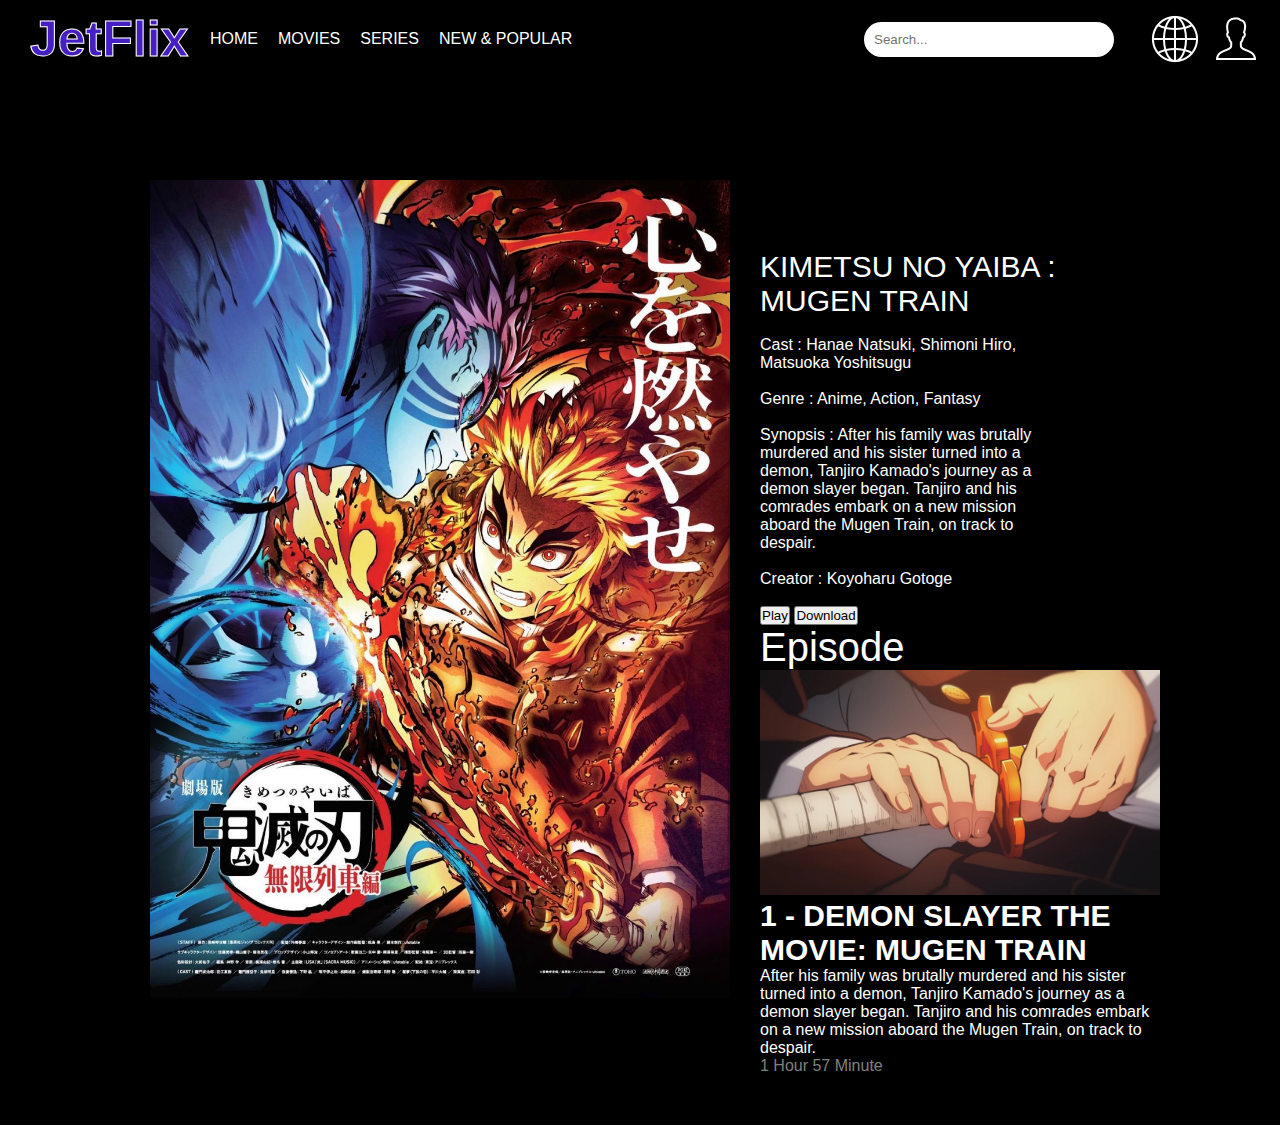
<file: detail/detail.html>
<!DOCTYPE html>
<html lang="en">
<head>
    <meta charset="UTF-8">
    <meta name="viewport" content="width=device-width, initial-scale=1.0">
    <title>JetFlix</title>
    <link rel="stylesheet" href="./detail.css">
</head>
<body>
    <header>
        <nav>
            <a href="/movie/movie.html" class="logo">
                <div >
                    JetFlix
                </div>
            </a>
            
            <div class="menu">
                <ul>
                    <li><a href="#">HOME</a></li>
                    <li><a href="#">MOVIES</a></li>
                    <li><a href="#">SERIES</a></li>
                    <li><a href="/new&pop/new&pop.html">NEW & POPULAR</a></li>
                </ul>
            </div>
            <div class="search-icon">
                <input type="text" class="search-bar" placeholder="Search...">
                <img src="/Asset/icons8-search-26.png" alt="search" class="search-icon">
            </div>
            <div class="header-icon">
                <img src="/Asset/icons8-globe-50.png" alt="lang" class="lang">
                <img src="/Asset/icons8-user-50.png" alt="user" class="user">
            </div>
        </nav>
    </header>
    

    <div class="best-container">
        <div class="best-movie">
            <div class="best-movie-poster">
                <img src="/Asset/knypost.jpg" alt="kny">
            </div>

            <div class="video-content">
                <div class="best-title">
                    KIMETSU NO YAIBA : MUGEN TRAIN
                </div>

                <br>
    
                <div class="description">
                
                   <p>Cast                 :  Hanae Natsuki, Shimoni Hiro, Matsuoka Yoshitsugu </p>
                   <br>
                   <p>Genre             :  Anime, Action, Fantasy</p><br>

                   <p>Synopsis      :  After his family was brutally murdered and his sister
                    turned into a demon, Tanjiro Kamado's journey as a demon
                    slayer began. Tanjiro and his comrades embark on a new 
                    mission aboard the Mugen Train, on track to despair.</p>
                    <br>
                    <p>Creator         :  Koyoharu Gotoge</p>
                    <br>
                </div>

                <button>
                    Play
                </button>
    
                <button>
                    Download
                </button>

                <div class="episode-title">
                    <p>Episode</p>
                </div>
                <div class="screenshot">
                    <img src="/Asset/detailimg.jpg" alt="ss">
                </div>
                <p class="title-1">1 - DEMON SLAYER THE MOVIE: MUGEN TRAIN</p>
                <p> After his family was brutally murdered and his sister
                    turned into a demon, Tanjiro Kamado's journey as a demon
                    slayer began. Tanjiro and his comrades embark on a new 
                    mission aboard the Mugen Train, on track to despair.</p>

                    <p class="duration">1 Hour 57 Minute</p>
            </div>


           
            
        </div>   
    </div>

</body>
</html>
</file>
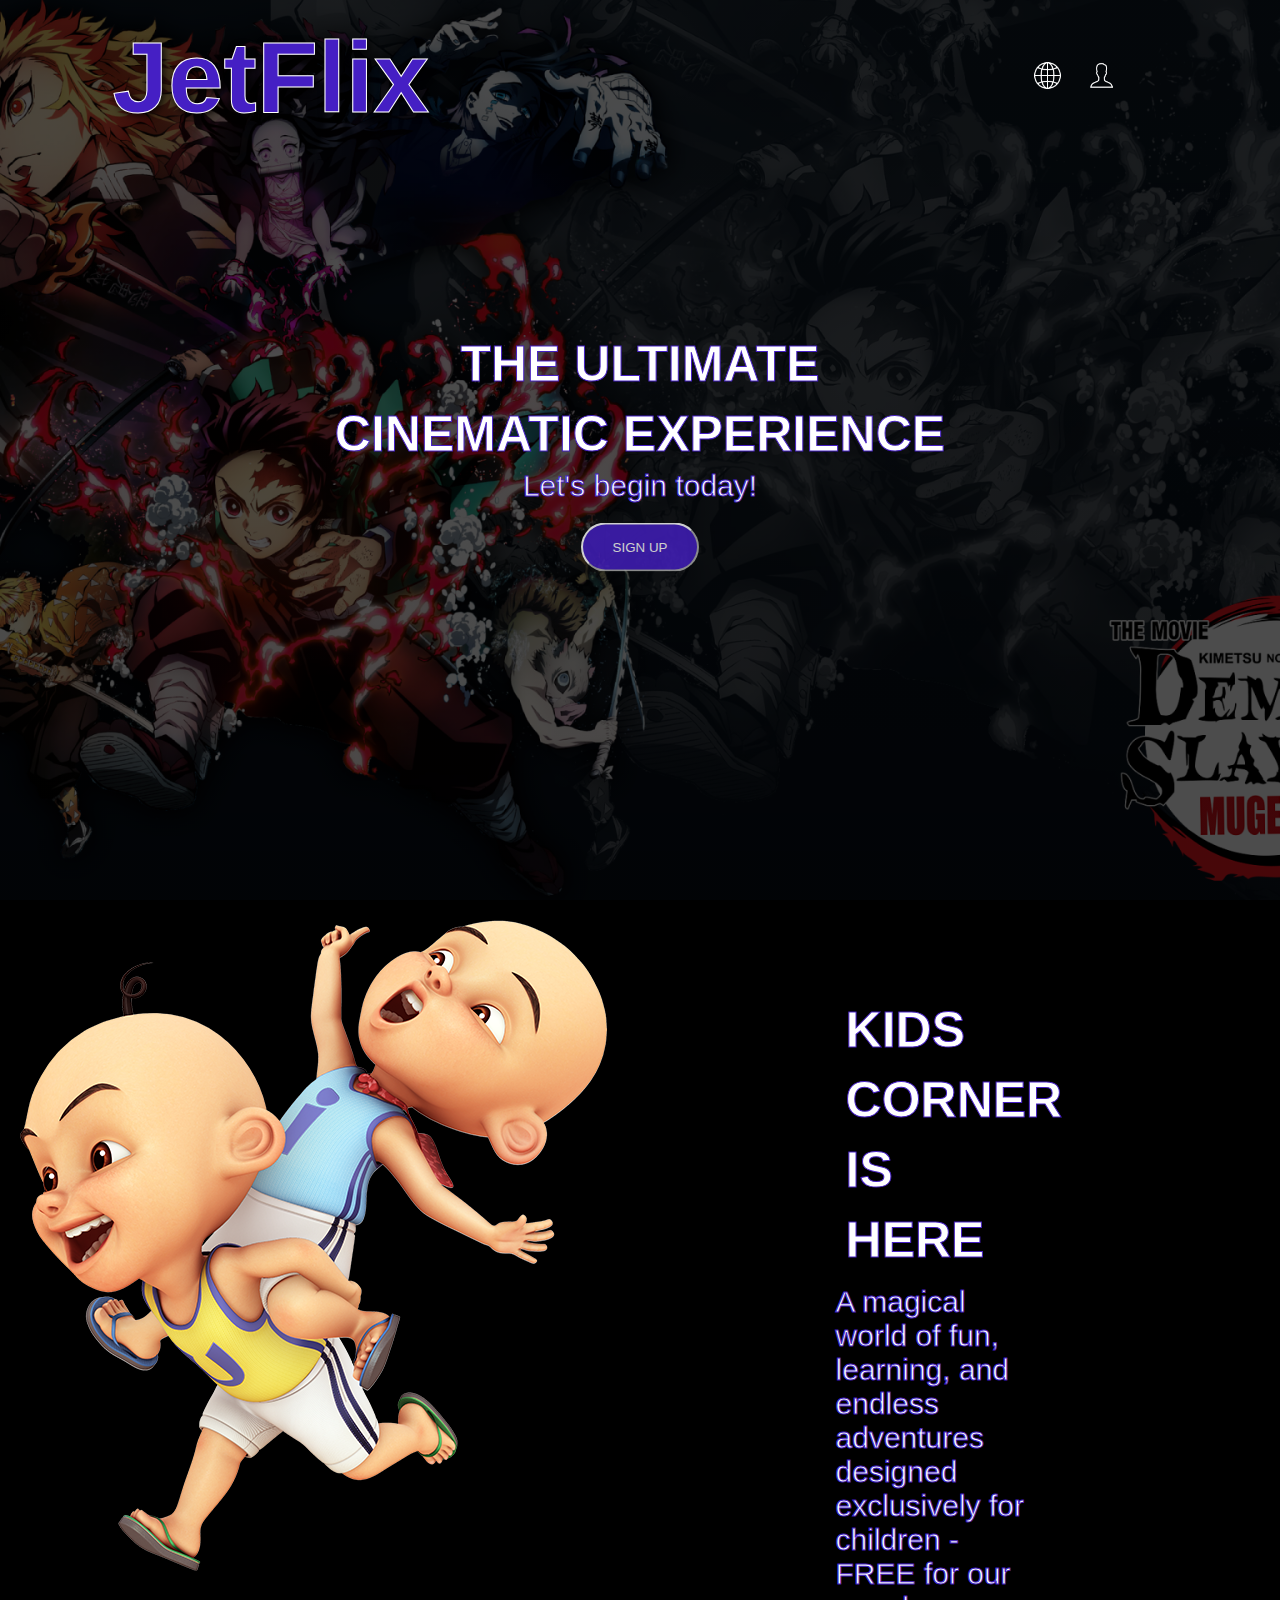
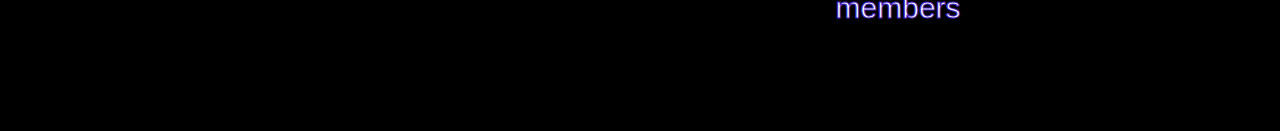
<file: Home/home.html>
<!DOCTYPE html>
<html lang="en">
<head>
    <meta charset="UTF-8">
    <meta name="viewport" content="width=, initial-scale=1.0">
    <title>JetFlix</title>
    <link rel="stylesheet" href="./home.css">
</head>

<body>
    <div class="header">
       <nav>
        <div class="logo-container">
            <div class="logo">
                JetFlix
            </div>
        </div>
       
        <div class="header-icon">
            <img src="/Asset/icons8-globe-50.png" alt="lang" class="lang">
            
            <a href="/movie/movie.html"> 
                <img src="/Asset/icons8-user-50.png" alt="user"class="user">
            </a>
        </div>
       </nav> 

       <div class="header-content">
        <div class="title">
            <h1>THE ULTIMATE CINEMATIC EXPERIENCE</h1>
            <H3>Let's begin today!</H3>
        </div>
        <a href="/register/register.html">
            <button class="sign-in" >SIGN UP</button>
        </a>
       
            
        
       </div>
    </div>
    <div class="kids">
        <div>
            
        </div>
        <div class="upin-pict">
            <img src="/Asset/upin.png" alt="upin">
        </div>
        <div >
            <div>
                <div class="upin-desc">
                    <h1>KIDS CORNER IS HERE</h1>
                    <h3> A magical world of fun, learning, 
                        and endless adventures designed 
                        exclusively for children - FREE for 
                        our members
                    </h3>
                </div>
            </div>     
        </div>
    </div>
</body>
</html>
</file>
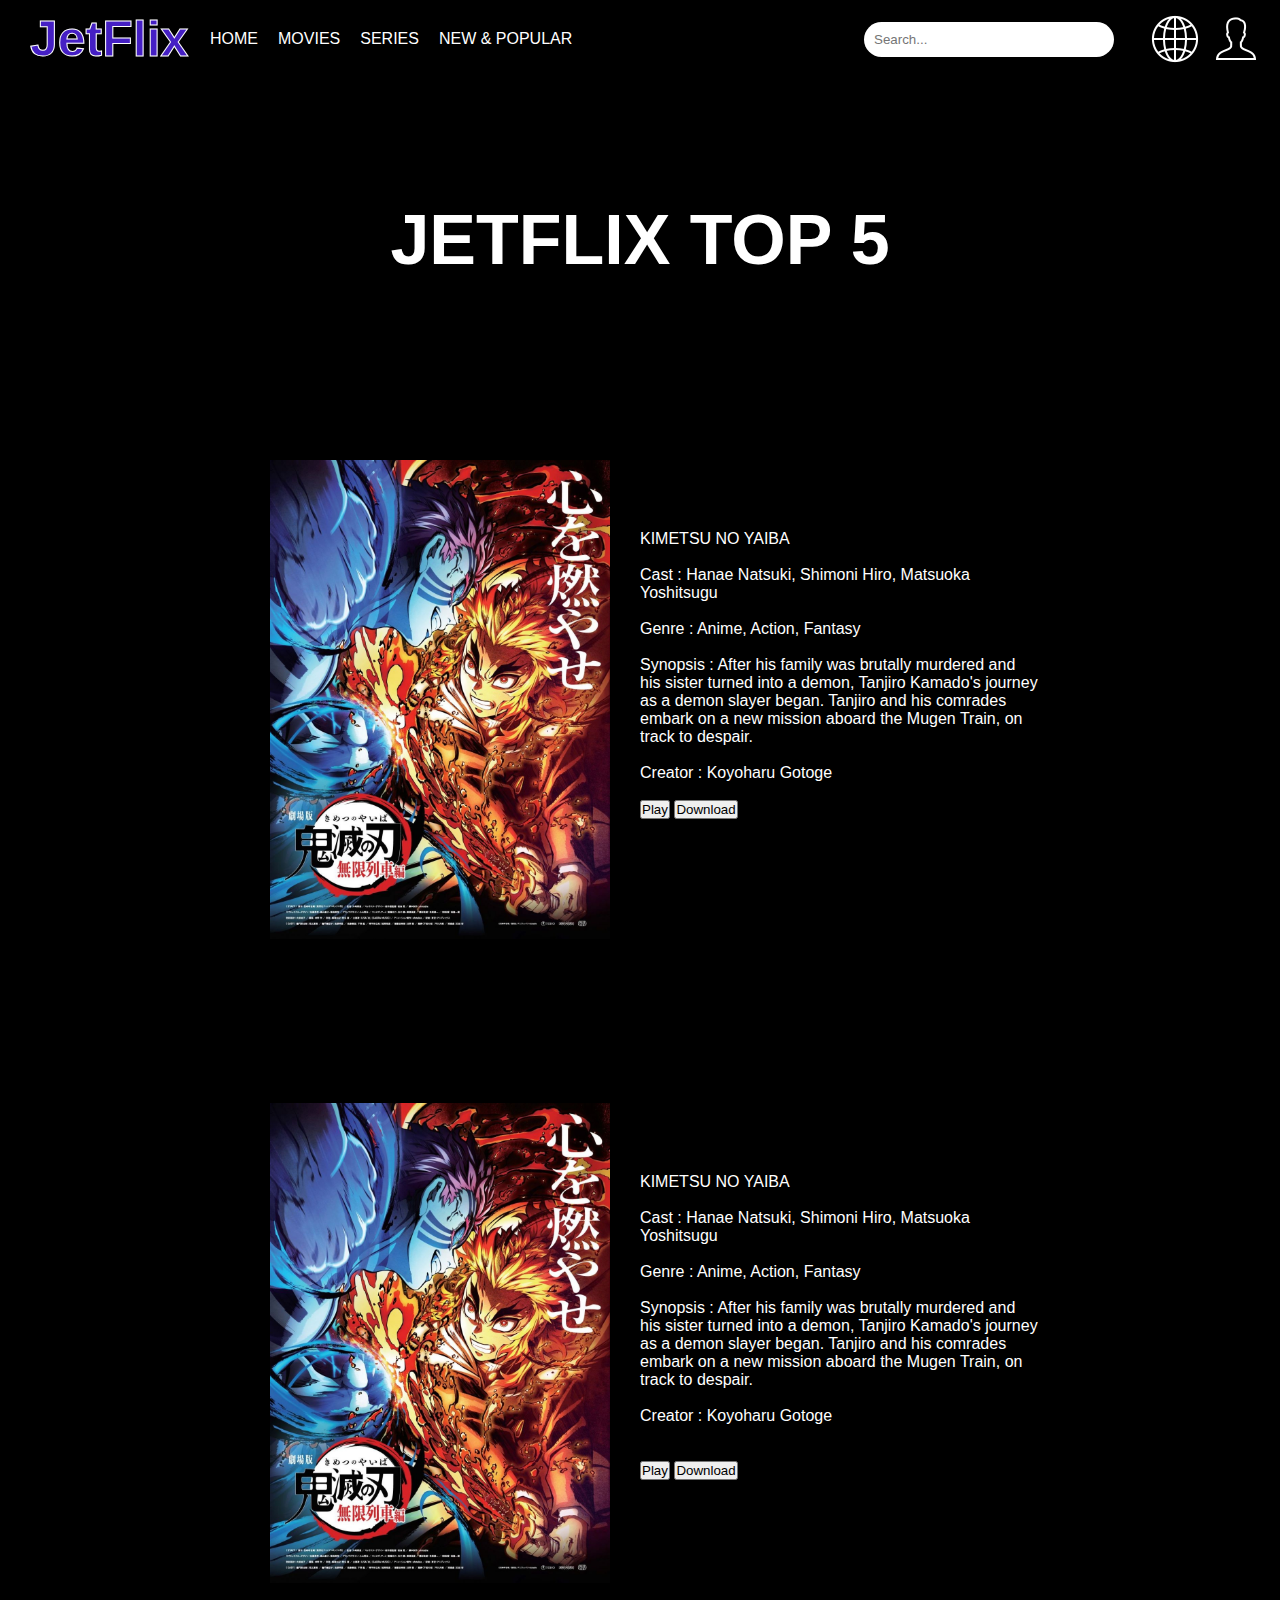
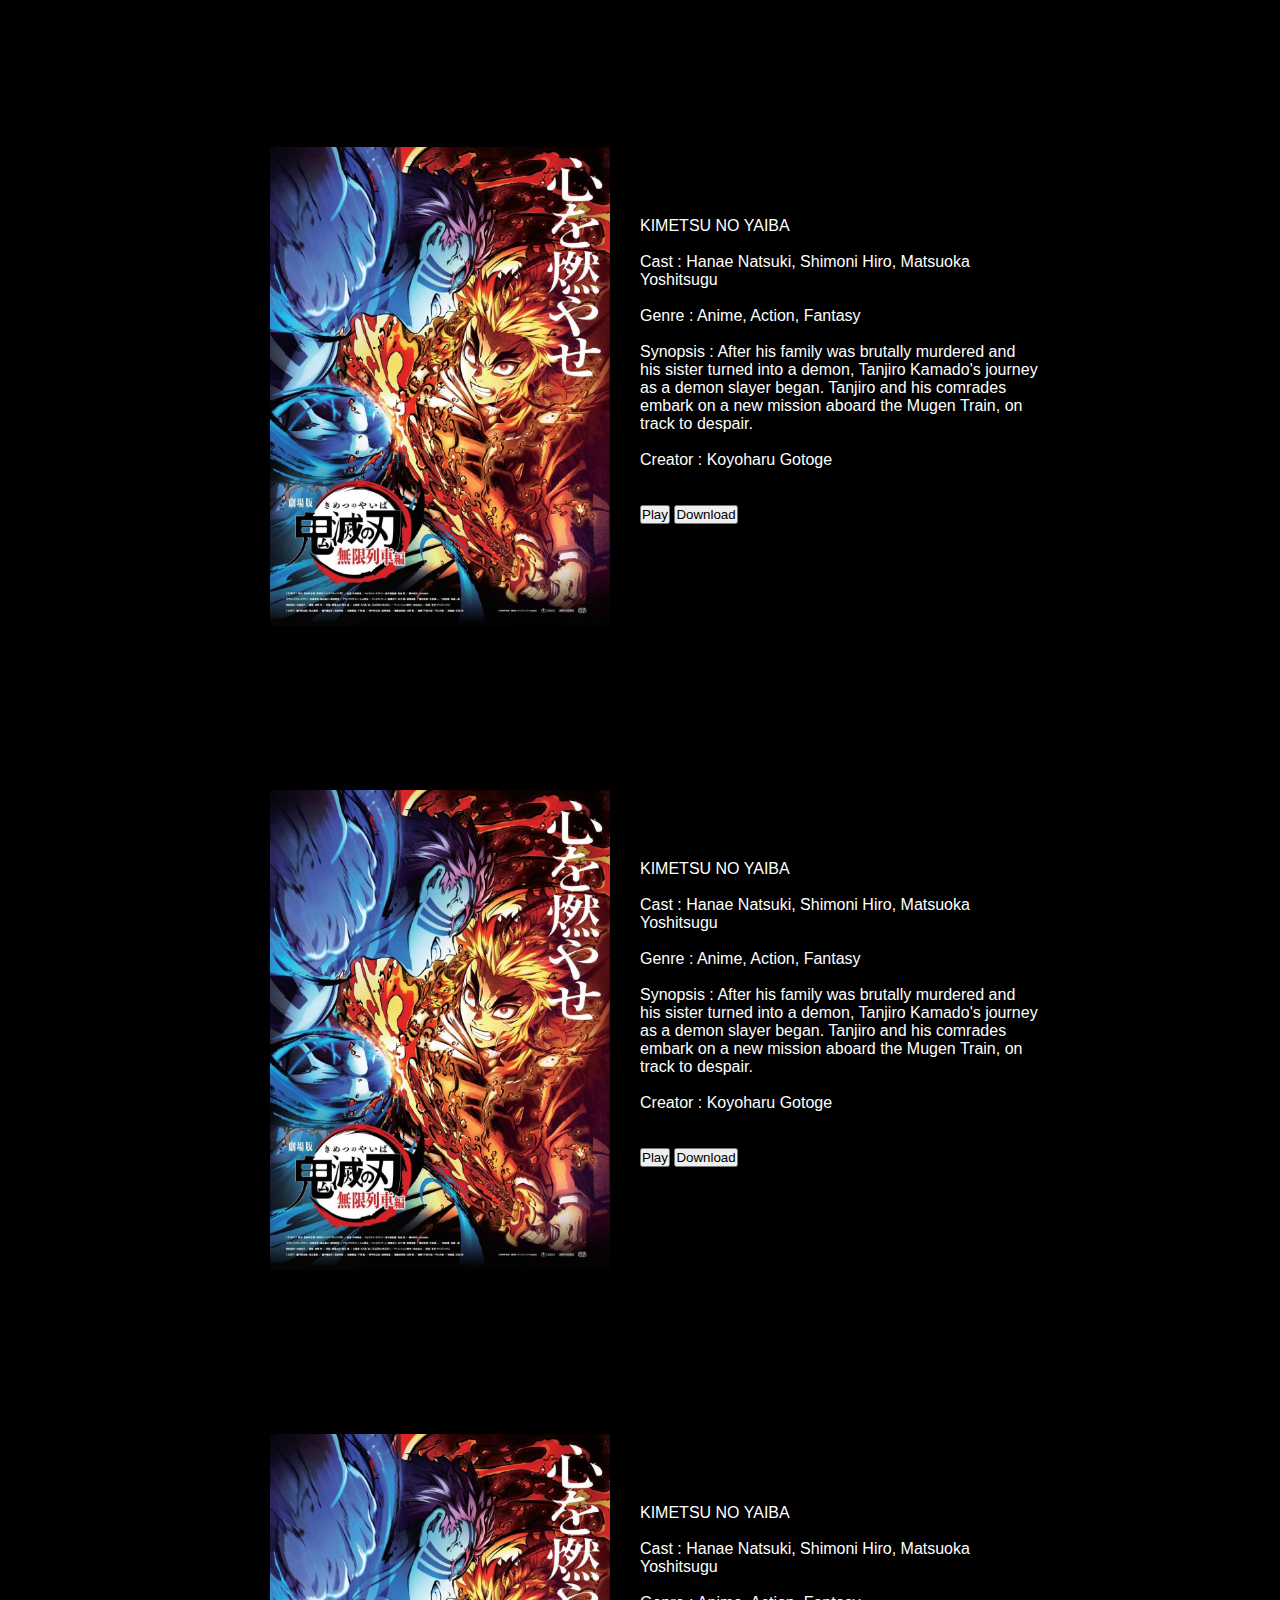
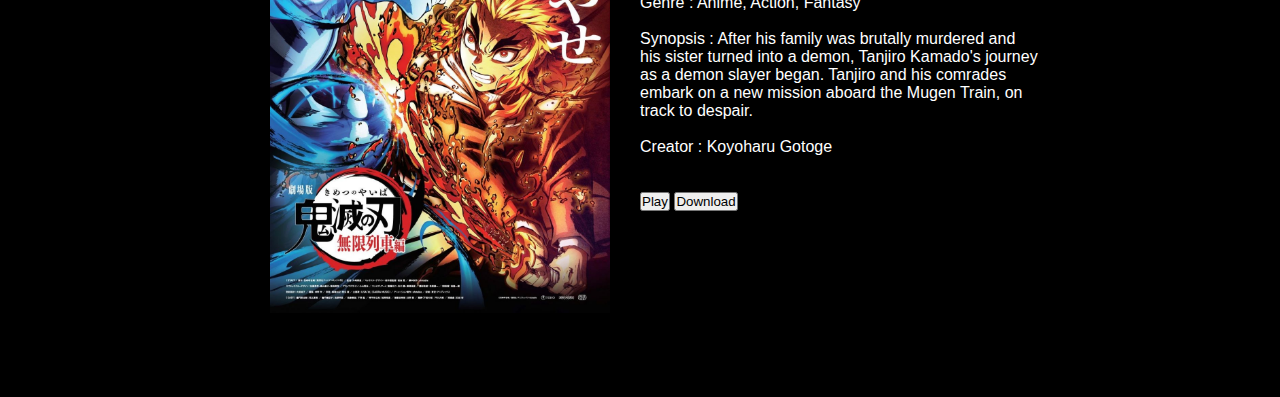
<file: new&pop/new&pop.html>
<!DOCTYPE html>
<html lang="en">
<head>
    <meta charset="UTF-8">
    <meta name="viewport" content="width=device-width, initial-scale=1.0">
    <title>JetFlix</title>
    <link rel="stylesheet" href="./new&pop.css">
</head>
<body>
    <header>
        <nav>
            <a href="/movie/movie.html" class="logo">
                <div >
                    JetFlix
                </div>
            </a>
            
            <div class="menu">
                <ul>
                    <li><a href="#">HOME</a></li>
                    <li><a href="#">MOVIES</a></li>
                    <li><a href="#">SERIES</a></li>
                    <li><a href="/new&pop/new&pop.html">NEW & POPULAR</a></li>
                </ul>
            </div>
            <div class="search-icon">
                <input type="text" class="search-bar" placeholder="Search...">
                <img src="/Asset/icons8-search-26.png" alt="search" class="search-icon">
            </div>
            <div class="header-icon">
                <img src="/Asset/icons8-globe-50.png" alt="lang" class="lang">
                <img src="/Asset/icons8-user-50.png" alt="user" class="user">
            </div>
        </nav>
    </header>
    
    <div class="title">
        JETFLIX TOP 5
    </div>

    <div class="best-container">
        <div class="best-movie">
            <div class="best-movie-poster">
                <img src="/Asset/knypost.jpg" alt="kny">
            </div>

            <div class="video-content">
                <div class="best-title">
                    KIMETSU NO YAIBA
                </div>

                <br>
    
                <div class="description">
                
                   <p>Cast                 :  Hanae Natsuki, Shimoni Hiro, Matsuoka Yoshitsugu </p>
                   <br>
                   <p>Genre             :  Anime, Action, Fantasy</p><br>

                   <p>Synopsis      :  After his family was brutally murdered and his sister
                    turned into a demon, Tanjiro Kamado's journey as a demon
                    slayer began. Tanjiro and his comrades embark on a new 
                    mission aboard the Mugen Train, on track to despair.</p>
                    <br>
                    <p>Creator         :  Koyoharu Gotoge</p>
                    <br>
                </div>
    
                <button>
                    Play
                </button>
    
                <button>
                    Download
                </button>

            </div>
        </div>

        <div class="best-movie">
            <div class="best-movie-poster">
                <img src="/Asset/knypost.jpg" alt="kny">
            </div>

            <div class="video-content">
                <div class="best-title">
                    KIMETSU NO YAIBA
                </div>
                <br>
                <div class="description">
                
                    <p>Cast                 :  Hanae Natsuki, Shimoni Hiro, Matsuoka Yoshitsugu </p>
                    <br>
                    <p>Genre             :  Anime, Action, Fantasy</p><br>
 
                    <p>Synopsis      :  After his family was brutally murdered and his sister
                     turned into a demon, Tanjiro Kamado's journey as a demon
                     slayer began. Tanjiro and his comrades embark on a new 
                     mission aboard the Mugen Train, on track to despair.</p>
                     <br>
                     <p>Creator         :  Koyoharu Gotoge</p>
                     <br>
                 </div>
    <br>
                <button>
                    Play
                </button>
    
                <button>
                    Download
                </button>

            </div>
        </div>

        <div class="best-movie">
            <div class="best-movie-poster">
                <img src="/Asset/knypost.jpg" alt="kny">
            </div>

            <div class="video-content">
                <div class="best-title">
                    KIMETSU NO YAIBA
                </div><br>

                <div class="description">
                
                    <p>Cast                 :  Hanae Natsuki, Shimoni Hiro, Matsuoka Yoshitsugu </p>
                    <br>
                    <p>Genre             :  Anime, Action, Fantasy</p><br>
 
                    <p>Synopsis      :  After his family was brutally murdered and his sister
                     turned into a demon, Tanjiro Kamado's journey as a demon
                     slayer began. Tanjiro and his comrades embark on a new 
                     mission aboard the Mugen Train, on track to despair.</p>
                     <br>
                     <p>Creator         :  Koyoharu Gotoge</p>
                     <br>
                 </div>
    <br>
                <button>
                    Play
                </button>
    
                <button>
                    Download
                </button>

            </div>
        </div>

        <div class="best-movie">
            <div class="best-movie-poster">
                <img src="/Asset/knypost.jpg" alt="kny">
            </div>

            <div class="video-content">
                <div class="best-title">
                    KIMETSU NO YAIBA
                </div>
                <br>
                <div class="description">
                
                    <p>Cast                 :  Hanae Natsuki, Shimoni Hiro, Matsuoka Yoshitsugu </p>
                    <br>
                    <p>Genre             :  Anime, Action, Fantasy</p><br>
 
                    <p>Synopsis      :  After his family was brutally murdered and his sister
                     turned into a demon, Tanjiro Kamado's journey as a demon
                     slayer began. Tanjiro and his comrades embark on a new 
                     mission aboard the Mugen Train, on track to despair.</p>
                     <br>
                     <p>Creator         :  Koyoharu Gotoge</p>
                     <br>
                 </div>
                <br>
                <button>
                    Play
                </button>
    
                <button>
                    Download
                </button>

            </div>
        </div>

        <div class="best-movie">
            <div class="best-movie-poster">
                <img src="/Asset/knypost.jpg" alt="kny">
            </div>

            <div class="video-content">
                <div class="best-title">
                    KIMETSU NO YAIBA
                </div>
                <br>
                <div class="description">
                
                    <p>Cast                 :  Hanae Natsuki, Shimoni Hiro, Matsuoka Yoshitsugu </p>
                    <br>
                    <p>Genre             :  Anime, Action, Fantasy</p><br>
 
                    <p>Synopsis      :  After his family was brutally murdered and his sister
                     turned into a demon, Tanjiro Kamado's journey as a demon
                     slayer began. Tanjiro and his comrades embark on a new 
                     mission aboard the Mugen Train, on track to despair.</p>
                     <br>
                     <p>Creator         :  Koyoharu Gotoge</p>
                     <br>
                 </div>
                 <br>
                <button>
                    Play
                </button>
    
                <button>
                    Download
                </button>

            </div>
        </div>
    </div>
</body>
</html>
</file>
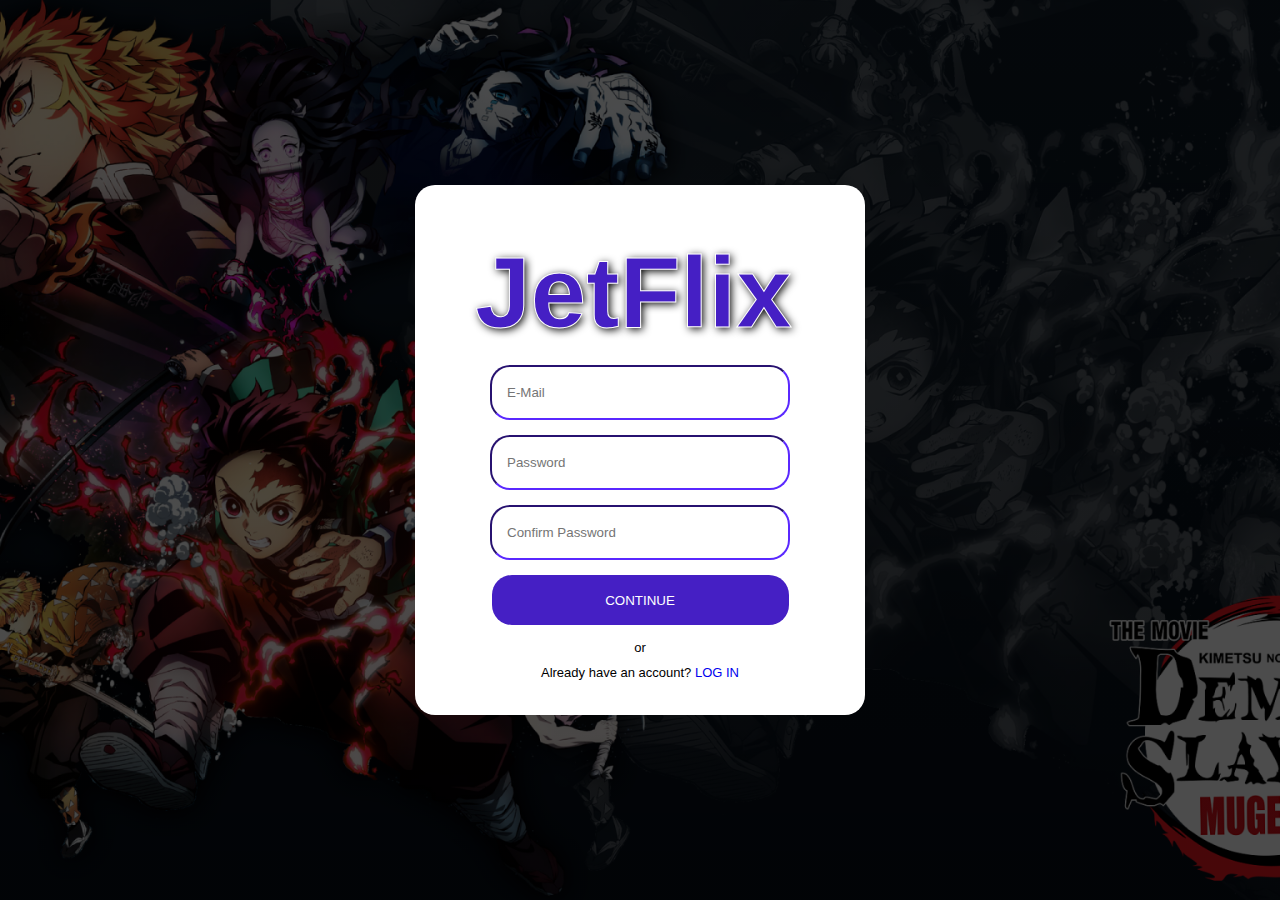
<file: register/register.html>
<!DOCTYPE html>
<html lang="en">
<head>
    <meta charset="UTF-8">
    <meta name="viewport" content="width=device-width, initial-scale=1.0">
    <title>JetFlix</title>
    <link rel="stylesheet" href="./register.css">
    <script defer src="./register.js"></script>

</head>
<body>
    <div class="container ">
         <div class="form-box">
            <h1>
                JetFlix
            </h1>

            <form action=""method="get">
                <div class="input-group">
                    <div class="input-field">
                         <input type="text" placeholder="E-Mail" id="email">
                    </div>
                    <div class="input-field">
                         <input type="password" placeholder="Password" id="password">
                    </div>
                    <div class="input-field">
                        <input type="password" placeholder="Confirm Password"id="confpassword">
                   </div>
                   <div class="btn-field">
                    <button onclick="goToRegister()"> 
                        CONTINUE
                       <!-- <a class="continue"href="/register2/register2.html">CONTINUE</a>  -->
                    </button>
                   </div>
                   <div class="alternate-log-in">
                    <p class="or">or</p>
                    <p class="log-in">Already have an account? <a href="/movie/movie.html">LOG IN</a></p>
                </div>
                </div>
                </div>
            </form>
         </div>
    </div>
</body>
</html>
</file>
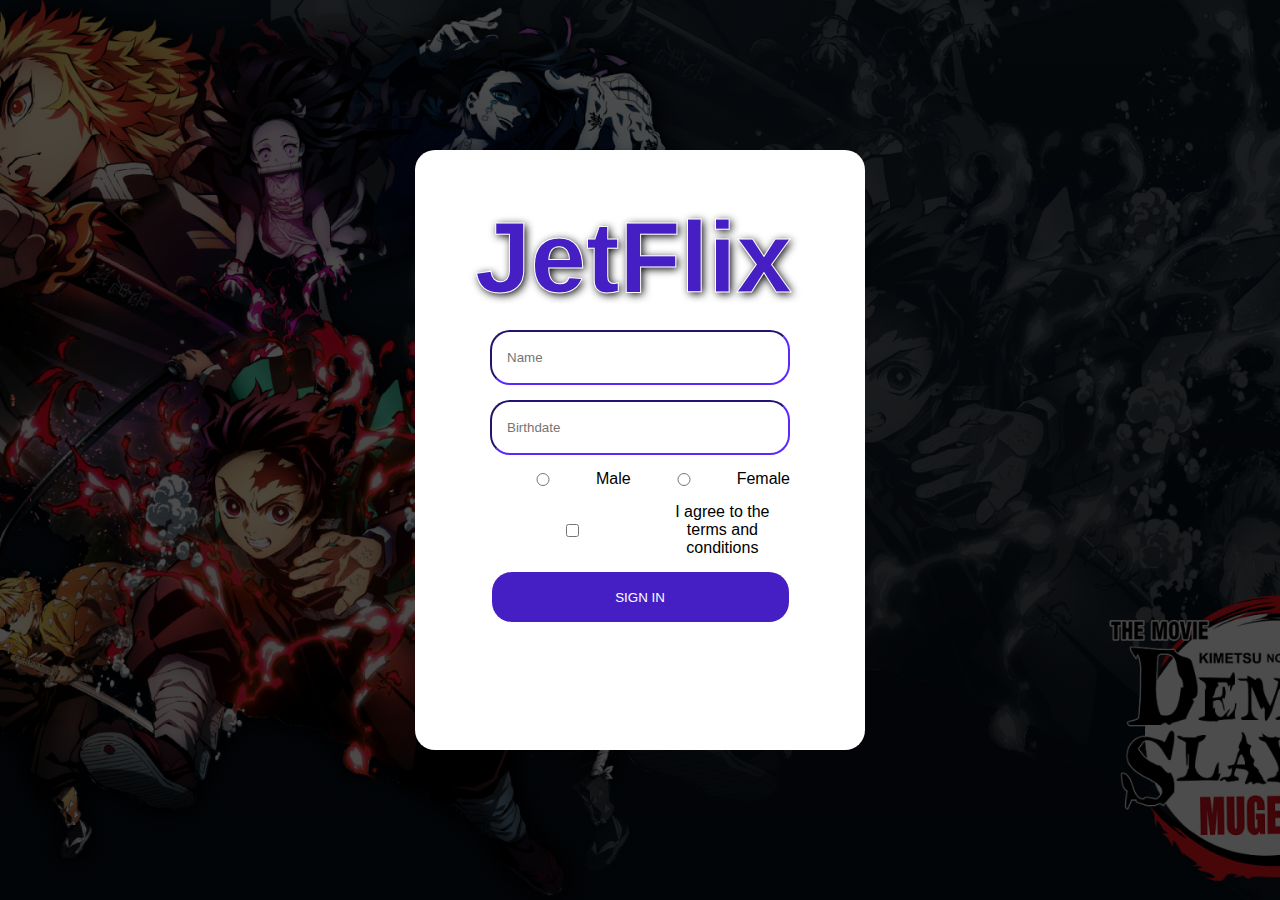
<file: register2/register2.html>
<!DOCTYPE html>
<html lang="en">
<head>
    <meta charset="UTF-8">
    <meta name="viewport" content="width=device-width, initial-scale=1.0">
    <title>JetFlix</title>
    <link rel="stylesheet" href="./register2.css">
    <script defer src="./register2.js"></script>
</head>
<body>
    <div class="container">
         <div class="form-box">
            <h1>
                JetFlix
            </h1>
            <form id="registration-form" action="" method="get">
                <div class="input-group">
                    <div class="input-field">
                         <input type="text" placeholder="Name" id="name" required>
                    </div>

                    <div class="input-field">
                         <input type="text" placeholder="Birthdate" id="birthdate" required>
                    </div>
                    
                    <div class="input-field">
                        <input type="radio" id="gender-male" name="gender" value="male" required>
                        <label for="gender-male">Male</label>
                        <input type="radio" id="gender-female" name="gender" value="female" required>
                        <label for="gender-female">Female</label>
                   </div>
                   
                   <div class="input-field">
                       <input type="checkbox" id="terms" required>
                       <label for="terms">I agree to the terms and conditions</label>
                   </div>
                   
                   <div class="btn-field">
                    <button onclick="goToMovie()">
                        SIGN IN
                    </button>
                   </div>
                </div>
            </form>
         </div>
    </div>
</body>
</html>
</file>
<file: detail/detail.css>
*{
    margin: 0;
    padding: 0;
    font-family: 'Sansita', sans-serif;
    box-sizing: border-box;
}

body {
    background-color: black;
}

header {
    position: fixed;
    top: 0;
    left: 0;
    width: 100%;
    background-color: black;
    z-index: 10;
}

nav {
    display: flex;
    align-items: center;
    justify-content: space-between;
    padding: 10px;
    color: white;
}

.logo {
    font-size: 50px;
    font-weight: bold;
    color: rgb(69, 31, 196);
    text-shadow: 2px 2px 8px #000000;
    cursor: pointer;
    width: 150px;
    cursor: pointer;
    -webkit-text-stroke: 1px rgb(255, 255, 255);;
    text-shadow: 2px 2px 8px #000000;
    margin-left: 20px;
}


.menu ul {
    list-style: none;
    display: flex;
    align-items: flex-start;
    margin-left: 30px;
}

.menu ul li {
    margin-right: 20px;
    font-weight: 100;
}

.menu ul li a {
    text-decoration: none;
    color: white;
}

.menu ul li :hover {
    text-decoration: none;
    color: rgb(69, 31, 196);
}
.header-icon {
    display: flex;
}

.header-icon img {
    margin-right: 10px;
    cursor: pointer;
}

.search-icon {
    display: flex;
    align-items: center;
    margin-left: auto;
}

.search-bar {
    padding: 10px;
    width: 250px;
    border-radius: 20px;
    border: none;
    outline: none;
}

.search-icon img {
    margin-left: 10px;
    cursor: pointer;
}

.title{
    color: white;
    padding-top: 200px;
    justify-content:center;
    display: flex;
    font-size:70px;
    font-weight: bold;
}

.best-container{
    align-items: center;
    display: flex;
    flex-direction: column;
    margin-top: 100px;
    justify-content: center;
    padding-left: 100px;
}

.best-movie{
    display: flex;
    margin: 50px;
}

.logo{
    text-decoration: none;
}

.best-title{
    font-size:30px;
}
.best-movie-poster img{
    width: 50vw;
    /* length: auto; */
    padding: 30px;
}


.video-content{
    color: white;
    justify-content: center;
}

.video-content{
    padding-top: 100px;
    padding-right: 100px ;
    max-width: 500px;
}

button{
    cursor: pointer;
}
.description{
    width: 70%;
}

.episode-title p{
    font-size: 40px;
}

.screenshot img{
    width: 400px;
    height: auto;
}

.title-1{
    font-weight: bold;
    font-size:30px;
}

.duration{
    color: gray;
}
@media only screen and (max-width: 768px){
    nav  logo{
        align-items: center;
    }
    .menu{
        display: none;
    }
    .header-icon{
        display: none;
    }
    .search-icon {
        margin-left: 0;
    }
}
</file>
<file: Home/home.css>
*{
    margin: 0;
    padding: 0;
    font-family: 'Sansita', sans-serif;
    box-sizing: border-box;
}

body{
    background: #000;
    color: #fff;
    /* overflow: hidden; */
}

.header{
    width: 100%;
    height: 100vh;
    background-image: linear-gradient(rgba(0,0,0,0.7),rgba(0,0,0,0.7)),
    url("/Asset/KNY\ SHADOW\ poster.png");
    background-size: cover;
    background-position: center;
    padding: 10px 8%;
    position: relative;
}


.lang{
    margin: 10px;
    width: 20%;
    height: 20%;
    cursor: pointer;
}

.user{
    margin:10px;
    width: 20%;
    height: 20%;
    cursor: pointer;
}

nav{
    display: flex;
    align-items: center;
    justify-content: space-between;
    padding: 10px;
}

.logo{
    width: 150px;
    /* cursor: pointer; */
    color: rgb(69, 31, 196);
    font-size: 100px;
    font-weight: bold;
    -webkit-text-stroke: 1px rgb(255, 255, 255);;
    text-shadow: 2px 2px 8px #000000;
}

nav button{
    border: 0;
    cursor: pointer;
}

.header-content{
    position: absolute;
    top:50%;
    left:50%;
    transform: translate(-50%,-50%);
    text-align: center;
}

.header-icon:hover{
    filter:grayscale(100%)
}
.title{
    -webkit-text-stroke: 1px rgb(69, 31, 196);
}

.title  h1{
    font-size: 50px;
    line-height: 70px;
    font-weight: 600;
    max-width: 650px;
}

.title h3{
    font-size: 30px;
    font-weight: 400;
    margin-bottom: 20px;
}

.sign-in{
    background-color:rgb(69, 31, 196) ;
    cursor: pointer;
    border-radius: 25px;
    border-color: white;
    color: white;
    opacity: 0.8;
    padding: 15px 30px;
    text-decoration: none;
}


.sign-in:hover{
    background-color: white;
    color: rgb(69, 31, 196) ;
    transition: ease-in-out 0.5s;
    border-color:rgb(69, 31, 196) ;
}

.kids{
    display: flex;
}

.kids{
    justify-content: space-between;
    margin: 20px;
}

.upin-pict{
  justify-content: center;
  align-items: center;

}

.upin-desc{
    text-align: left;
    justify-content: center;
    margin: auto;
    -webkit-text-stroke: 1px rgb(69, 31, 196);
    width: 50%;
    padding: 10%;
}

.upin-desc h1{
    font-size: 50px;
    line-height: 70px;
    font-weight: 600;
    max-width: 650px;
    margin: 10px;
}

.upin-desc h3{
    font-size: 30px;
    font-weight: 400;
    margin-bottom: 20px;
}

@media only screen and (max-width: 768px) { 
    body{
        justify-content: center;
        text-align: center;
    }

    .header-icon{
        display: none;
    }

    .logo{
        text-align: center;
    }

    .upin-pict{
        width: 100%;
    }
    
    .upin-desc h1{
        align-self: center;
        font-size: 30px;
    }
    .upin-desc h3{
        align-self: center;
        font-size: 20px;
    }

    .kids{
        display: flex;
        flex-direction: column;
        align-items: center;
        text-align: center;
    }
    
}
</file>
<file: new&pop/new&pop.css>
*{
    margin: 0;
    padding: 0;
    font-family: 'Sansita', sans-serif;
    box-sizing: border-box;
}

body {
    background-color: black;
}

header {
    position: fixed;
    top: 0;
    left: 0;
    width: 100%;
    background-color: black;
    z-index: 10;
}

nav {
    display: flex;
    align-items: center;
    justify-content: space-between;
    padding: 10px;
    color: white;
}

.logo {
    font-size: 50px;
    font-weight: bold;
    color: rgb(69, 31, 196);
    text-shadow: 2px 2px 8px #000000;
    cursor: pointer;
    width: 150px;
    cursor: pointer;
    -webkit-text-stroke: 1px rgb(255, 255, 255);;
    text-shadow: 2px 2px 8px #000000;
    margin-left: 20px;
}


.menu ul {
    list-style: none;
    display: flex;
    align-items: flex-start;
    margin-left: 30px;
}

.menu ul li {
    margin-right: 20px;
    font-weight: 100;
}

.menu ul li a {
    text-decoration: none;
    color: white;
}

.menu ul li :hover {
    text-decoration: none;
    color: rgb(69, 31, 196);
}
.header-icon {
    display: flex;
}

.header-icon img {
    margin-right: 10px;
    cursor: pointer;
}

.search-icon {
    display: flex;
    align-items: center;
    margin-left: auto;
}

.search-bar {
    padding: 10px;
    width: 250px;
    border-radius: 20px;
    border: none;
    outline: none;
}

.search-icon img {
    margin-left: 10px;
    cursor: pointer;
}

.title{
    color: white;
    padding-top: 200px;
    justify-content:center;
    display: flex;
    font-size:70px;
    font-weight: bold;
}

.best-container{
    align-items: center;
    display: flex;
    flex-direction: column;
    margin-top: 100px;
    justify-content: center;
    padding-left: 100px;
}

.best-movie{
    display: flex;
    margin: 50px;
}

.logo{
    text-decoration: none;
}

.best-movie-poster img{
    width: 400px;
    length: auto;
    padding: 30px;
}


.video-content{
    color: white;
    justify-content: center;
}

.video-content{
    padding-top: 100px;
    padding-right: 100px ;
    max-width: 500px;
}

button{
    cursor: pointer;
}
.description{
    width: 100%;
}
@media only screen and (max-width: 768px){
    nav  logo{
        align-items: center;
    }
    .menu{
        display: none;
    }
    .header-icon{
        display: none;
    }
    .search-icon {
        margin-left: 0;
    }
}
</file>
<file: register/register.css>
*{
    margin: 0;
    padding: 0;
    font-family: 'Sansita', sans-serif;
    box-sizing: border-box;
}

.container{
    width: 100%;
    height: 100vh;
    background-image: linear-gradient(rgba(0,0,0,0.7),rgba(0,0,0,0.7)),
    url("/Asset/KNY\ SHADOW\ poster.png");
    background-position: center;
    background-size: cover;
    position:relative;
    text-decoration: none;
}

.form-box{
    width: 90%;
    max-width: 450px;
    position: absolute;
    top: 50%;
    left:50%;
    transform: translate(-50%,-50%);
    background:white;
    padding: 50px 60px 70px;
    text-align: center;
    border-radius: 20px;
    border-color:rgb(69, 31, 196) ;
    justify-content: space-between;
}

.form-box h1{
    width: 150px;
    color: rgb(69, 31, 196);
    font-size: 100px;
    font-weight: bold;
    -webkit-text-stroke: 1px rgb(255, 255, 255);;
    text-shadow: 2px 2px 8px #000000;
}

.input-field{
    background: white;
    margin: 15px;
    display: flex;
    align-items: center;
}

input{
    width: 100%;
    height: auto;
    border-radius: 20px;
    padding: 18px 15px;
    border-color:rgb(69, 31, 196) ;
    color: gray;
}

form p{
    font-size: 13px;
}    

form p a{
    text-decoration: none;
}

.btn-field{
    width: 100%;
    height: auto;
    display: flex;
    justify-content: center;
    border-color:rgb(69, 31, 196) ;
    text-decoration: none;
    margin: 15px 0;
}

.btn-field button{
    width: 100%;
    flex-basis: 90%;
    background-color: rgb(69, 31, 196) ;
    color:white;
    height: 50px;
    border-radius: 20px;
    border: 0;
    outline: 0;
    cursor: pointer;
    /* transition: background 1s; */
}

.btn-field button:hover{
    width: 100%;
    flex-basis: 90%;
    background-color:white;
    color:rgb(69, 31, 196);
    height: 50px;
    border-radius: 20px;
    cursor: pointer;
    transition: ease-in-out 0.5s ;
    border-color:rgb(69, 31, 196) ;
}

.continue{
    color: white;
}
.input-group{
    height: 280px;
}

.log-in-icon{
    display: flex;
    width: 10px;
    height: 10px;
}

.alternate-log-in{
    margin: 10px;
}

.or {
    margin: 10px;
}
</file>
<file: register2/register2.css>
* {
    margin: 0;
    padding: 0;
    font-family: 'Sansita', sans-serif;
    box-sizing: border-box;
  }
  
  .container {
    width: 100%;
    height: 100vh;
    background-image: linear-gradient(rgba(0, 0, 0, 0.7), rgba(0, 0, 0, 0.7)),
      url("/Asset/KNY SHADOW poster.png");
    background-position: center;
    background-size: cover;
    position: relative;
  }
  
  .form-box {
    width: 90%;
    max-width: 450px;
    position: absolute;
    top: 50%;
    left: 50%;
    transform: translate(-50%, -50%);
    background: white;
    padding: 50px 60px 70px;
    text-align: center;
    border-radius: 20px;
    border-color: rgb(69, 31, 196);
    justify-content: space-between;
  }
  
  .form-box h1 {
    width: 150px;
    color: rgb(69, 31, 196);
    font-size: 100px;
    font-weight: bold;
    -webkit-text-stroke: 1px rgb(255, 255, 255);
    text-shadow: 2px 2px 8px #000000;
  }
  
  .input-field {
    background: white;
    margin: 15px;
    display: flex;
    align-items: center;
  }
  
  input[type='text'],
  input[type='radio'],
  input[type='checkbox'] {
    width: 100%;
    border-radius: 20px;
    padding: 18px 15px;
    border-color: rgb(69, 31, 196);
    color: gray;
  }
  
  form p {
    font-size: 13px;
    color: red;
    margin-top: 5px;
  }
  
  .btn-field {
    width: 100%;
    height: auto;
    display: flex;
    justify-content: center;
    border-color: rgb(69, 31, 196);
    text-decoration: none;
    margin: 15px 0;
  }
  
  .btn-field button {
    width: 100%;
    flex-basis: 90%;
    background-color: rgb(69, 31, 196);
    color: white;
    height: 50px;
    border-radius: 20px;
    border: 0;
    outline: 0;
    cursor: pointer;
  }
  
  .btn-field button:hover {
    background-color: white;
    color: rgb(69, 31, 196);
    cursor: pointer;
    transition: ease-in-out 0.5s;
    border-color: rgb(69, 31, 196);
  }
  
  .input-group {
    height: 350px;
  }

  .input-field{
    justify-content: center;
  }
</file>
